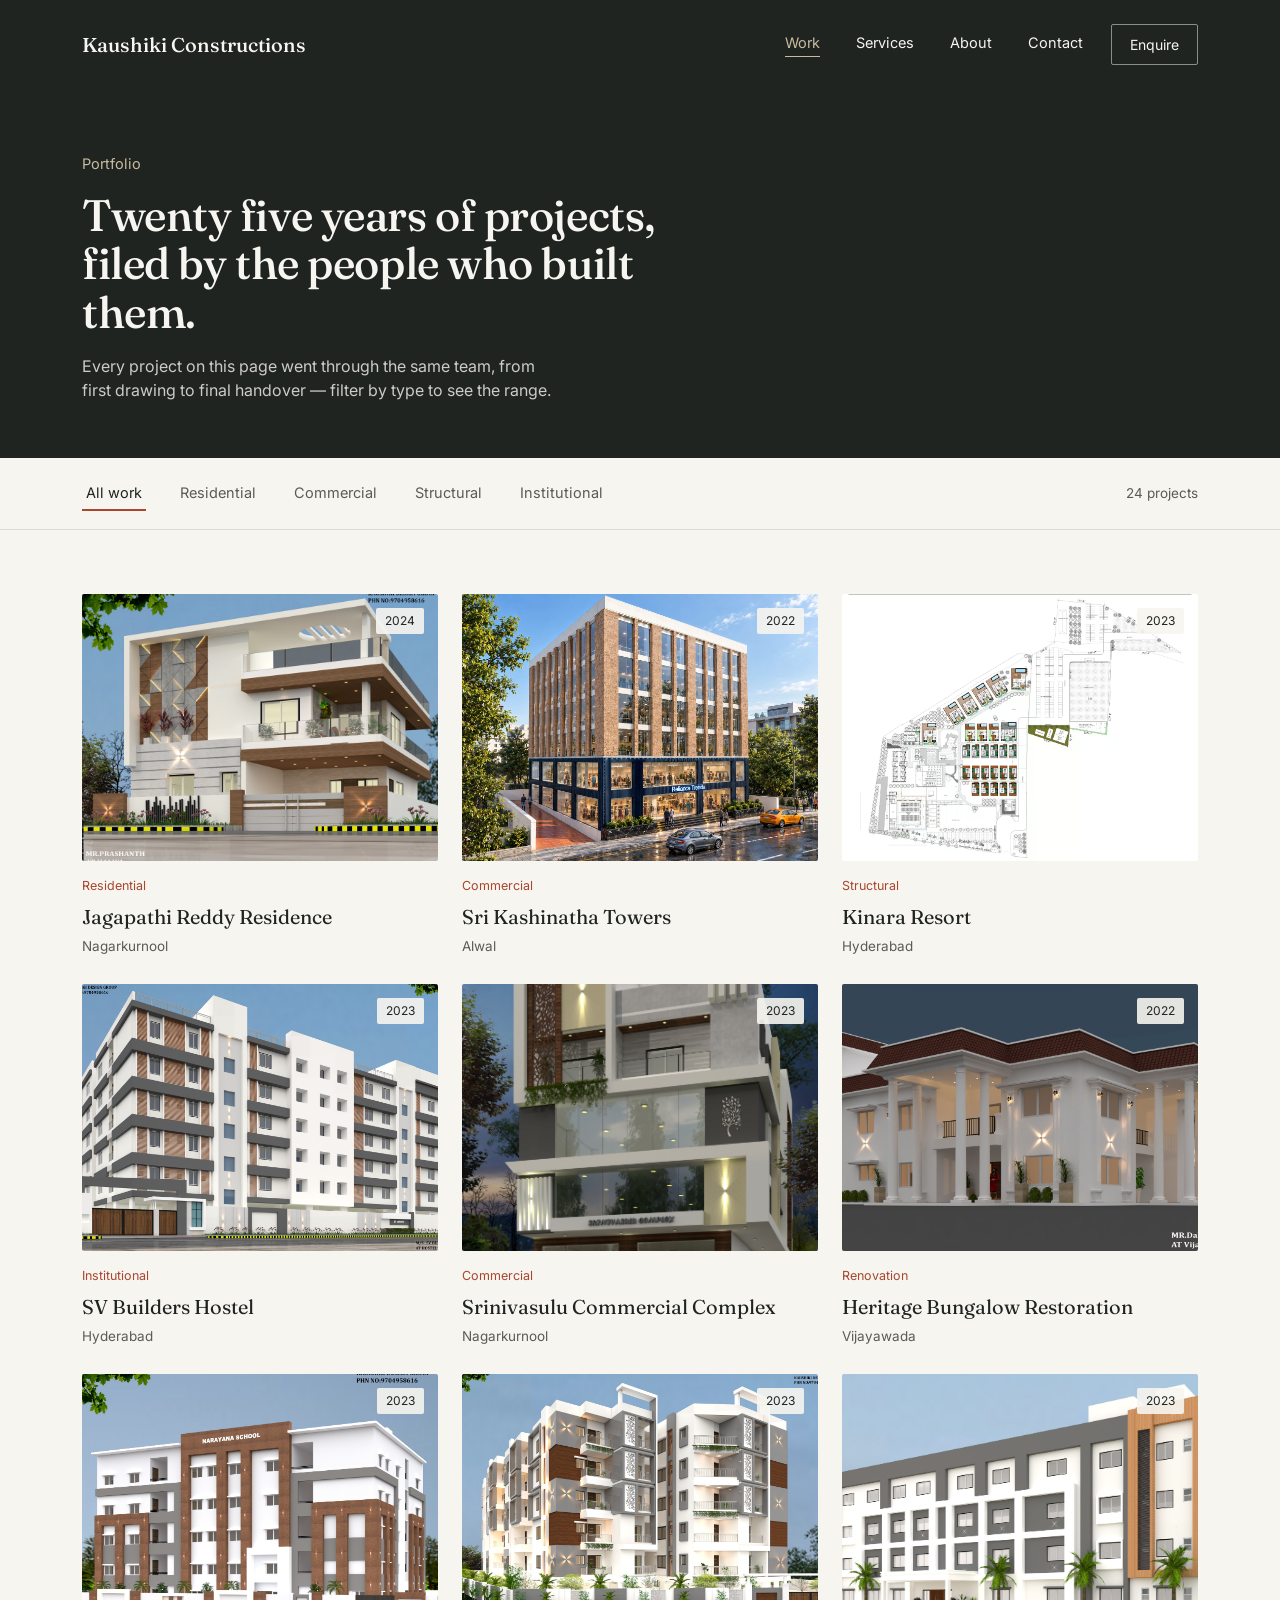
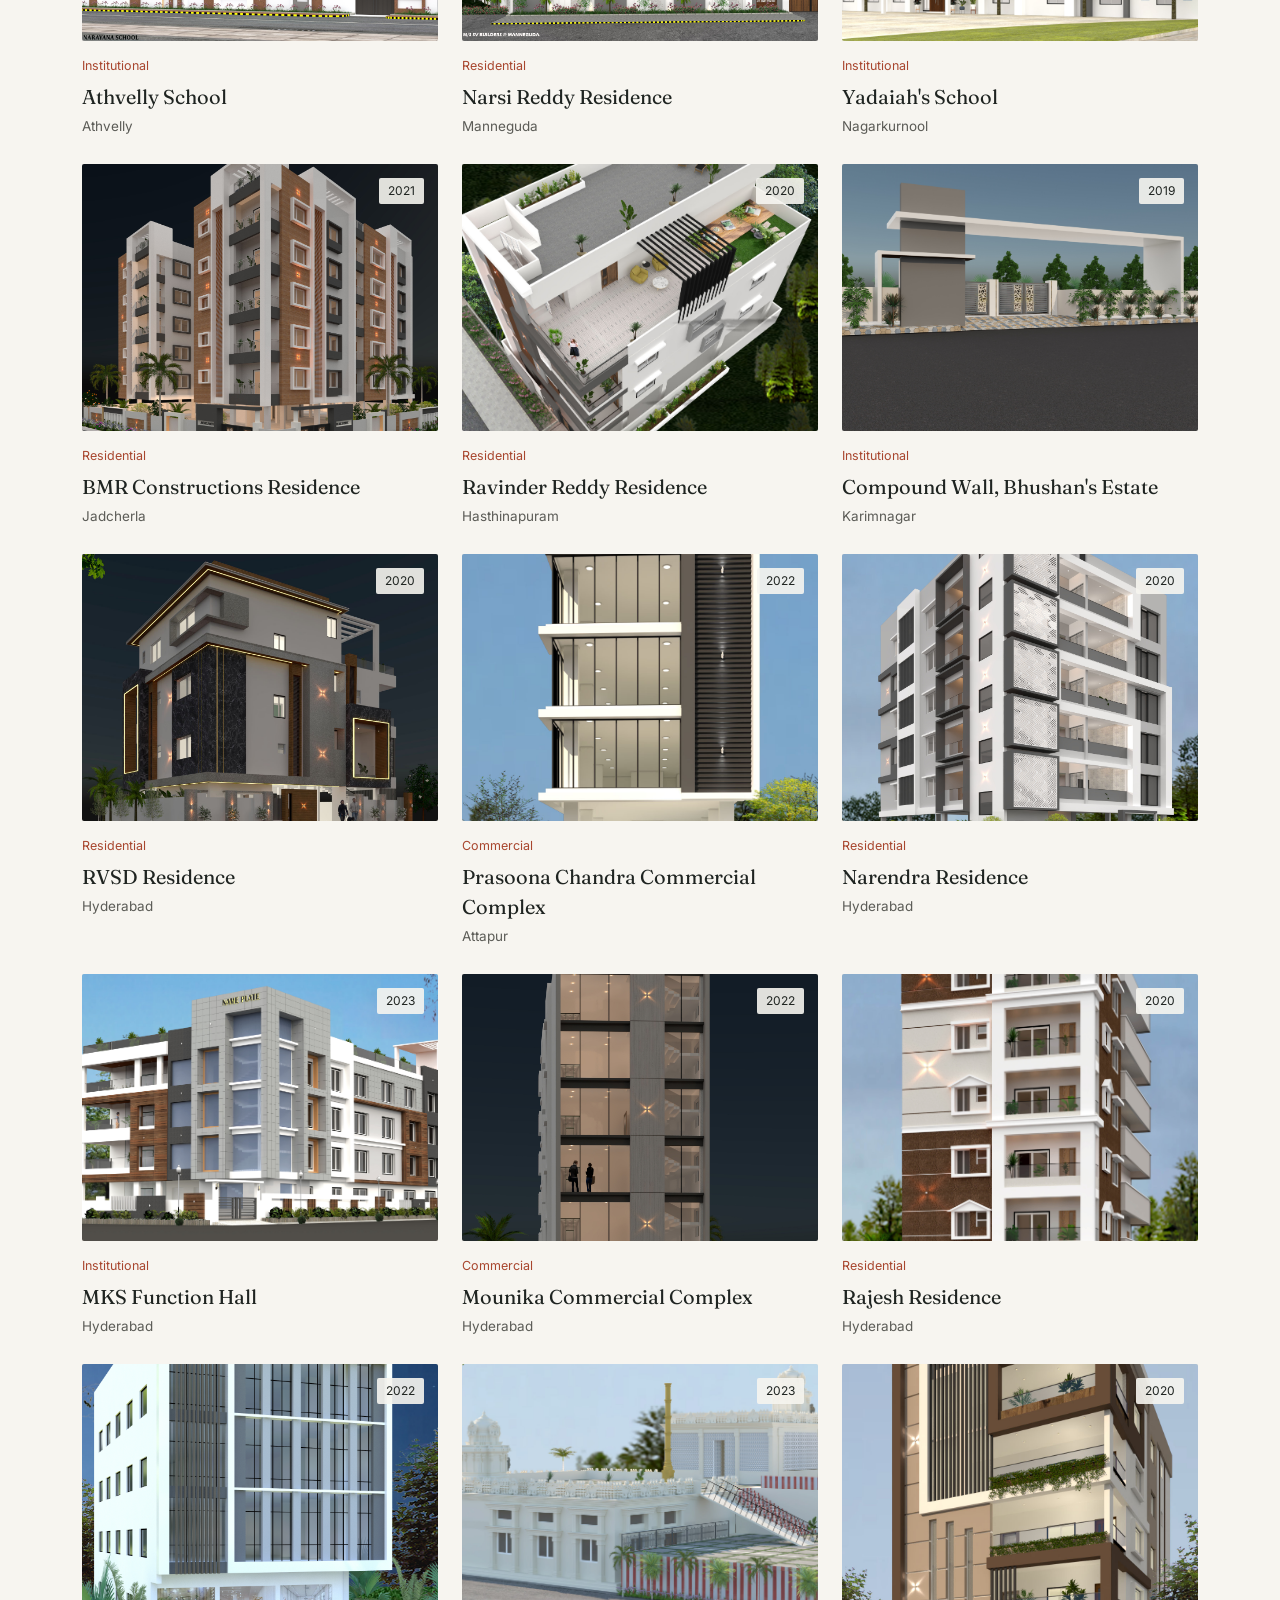
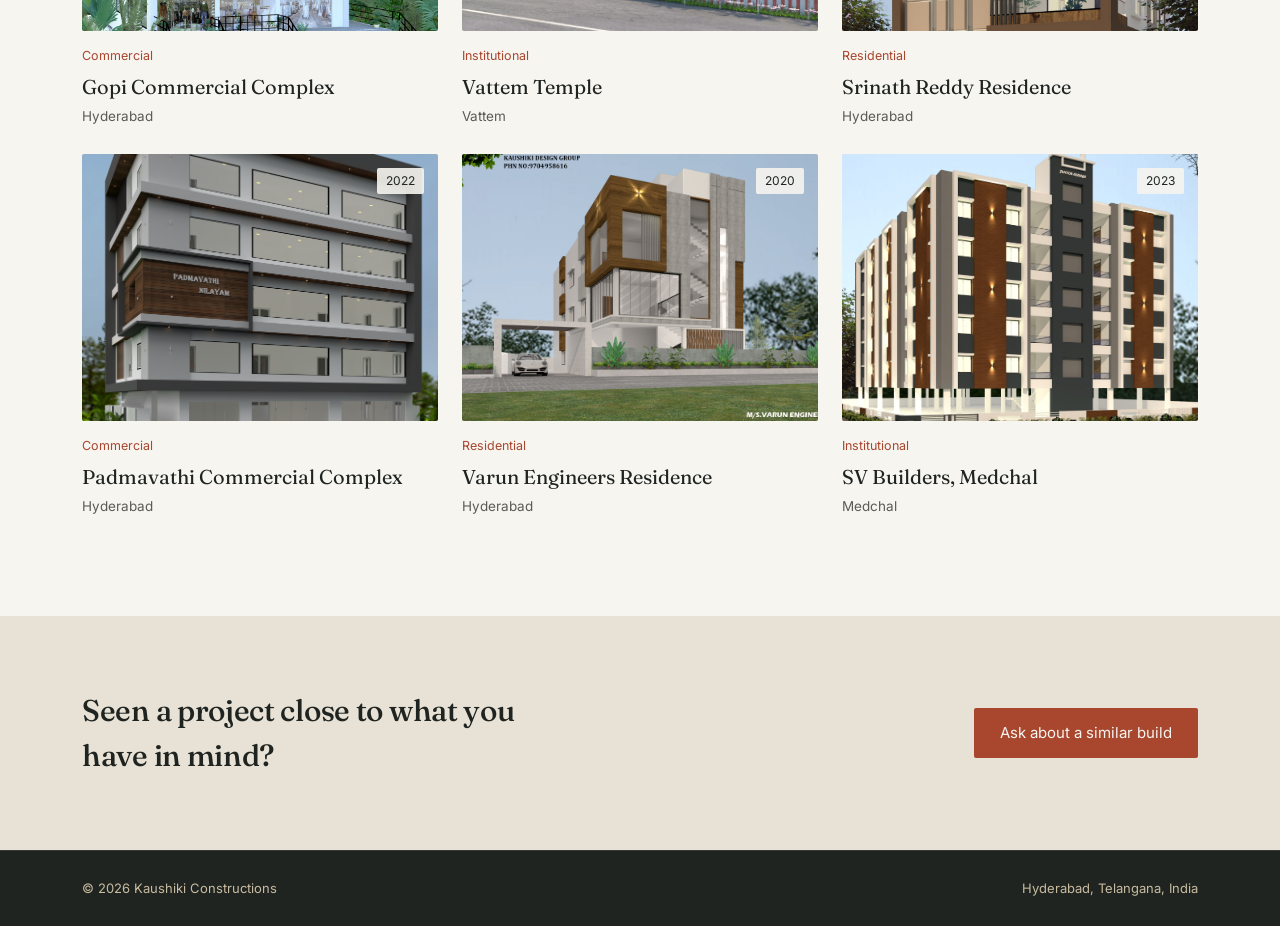
<file: portfolio.html>
<!DOCTYPE html>
<html lang="en">
<head>
<meta charset="UTF-8">
<meta name="viewport" content="width=device-width, initial-scale=1.0">
<title>Portfolio — Kaushiki Constructions</title>
<meta name="description" content="Browse 25 years of residential, commercial, structural and institutional projects by Kaushiki Design Group across Telangana.">
<meta property="og:title" content="Portfolio — Kaushiki Constructions">
<meta property="og:description" content="Twenty five years of projects, filed by the people who built them. Filter by residential, commercial, structural and institutional work.">
<meta property="og:type" content="website">
<meta property="og:image" content="images/projects/commercial/Kashinatha_Towers.jpeg">
<link rel="preconnect" href="https://fonts.googleapis.com">
<link href="https://fonts.googleapis.com/css2?family=Fraunces:opsz,wght@9..144,300;9..144,500;9..144,600&family=Inter:wght@400;500;600&display=swap" rel="stylesheet">
<link rel="icon" type="image/jpeg" href="images/site/logo.jpeg">
<link rel="stylesheet" href="styles.css">
</head>
<body>

<nav class="portfolio">
  <div class="wrap">
    <div class="logo">Kaushiki Constructions</div>
    <button class="nav-toggle" id="navToggle" aria-label="Toggle navigation" aria-expanded="false" aria-controls="navRight">
      <span></span><span></span><span></span>
    </button>
    <div class="nav-right" id="navRight">
      <div class="navlinks">
        <a href="index.html#work" class="current">Work</a>
        <a href="index.html#services">Services</a>
        <a href="index.html#about">About</a>
        <a href="index.html#contact">Contact</a>
      </div>
      <a href="index.html#contact" class="nav-cta">Enquire</a>
    </div>
  </div>
</nav>

<section class="page-header">
  <div class="wrap">
    <div class="eyebrow">Portfolio</div>
    <h1>Twenty five years of projects, filed by the people who built them.</h1>
    <p>Every project on this page went through the same team, from first drawing to final handover — filter by type to see the range.</p>
  </div>
</section>

<div class="filter-bar">
  <div class="wrap">
    <button class="filter-tab active" data-filter="all">All work</button>
    <button class="filter-tab" data-filter="residential">Residential</button>
    <button class="filter-tab" data-filter="commercial">Commercial</button>
    <button class="filter-tab" data-filter="structural">Structural</button>
    <button class="filter-tab" data-filter="institutional">Institutional</button>
    <div class="filter-count"><span id="count">24</span> projects</div>
  </div>
</div>

<section class="section section--portfolio">
  <div class="wrap">
    <div class="portfolio-grid" id="grid">

      <a href="#" class="card" data-cat="residential">
        <div class="card-img"><img src="images/projects/residential/PRASHANTH_REDDY.jpg" alt="Jagapathi Reddy Residence"><span class="card-year">2024</span></div>
        <div class="card-body">
          <div class="card-kind">Residential</div>
          <div class="card-name">Jagapathi Reddy Residence</div>
          <div class="card-loc">Nagarkurnool</div>
        </div>
      </a>

      <a href="#" class="card" data-cat="commercial">
        <div class="card-img"><img src="images/projects/commercial/Kashinatha_Towers.jpeg" alt="Sri Kashinatha Towers"><span class="card-year">2022</span></div>
        <div class="card-body">
          <div class="card-kind">Commercial</div>
          <div class="card-name">Sri Kashinatha Towers</div>
          <div class="card-loc">Alwal</div>
        </div>
      </a>

      <a href="#" class="card" data-cat="structural">
        <div class="card-img"><img src="images/projects/structural/KINARA_RESORT.avif" alt="Kinara Resort"><span class="card-year">2023</span></div>
        <div class="card-body">
          <div class="card-kind">Structural</div>
          <div class="card-name">Kinara Resort</div>
          <div class="card-loc">Hyderabad</div>
        </div>
      </a>

      <a href="#" class="card" data-cat="institutional">
        <div class="card-img"><img src="images/projects/institutional/SV_BUILDERS_HOSTEL.jpg" alt="SV Builders Hostel"><span class="card-year">2023</span></div>
        <div class="card-body">
          <div class="card-kind">Institutional</div>
          <div class="card-name">SV Builders Hostel</div>
          <div class="card-loc">Hyderabad</div>
        </div>
      </a>

      <a href="#" class="card" data-cat="commercial">
        <div class="card-img"><img src="images/projects/commercial/SRINIVASLU_NGKL.jpg" alt="Srinivasulu Commercial Complex"><span class="card-year">2023</span></div>
        <div class="card-body">
          <div class="card-kind">Commercial</div>
          <div class="card-name">Srinivasulu Commercial Complex</div>
          <div class="card-loc">Nagarkurnool</div>
        </div>
      </a>

      <a href="#" class="card" data-cat="residential">
        <div class="card-img"><img src="images/projects/residential/Vijaywada_Night_View.jpg" alt="Heritage Bungalow Restoration"><span class="card-year">2022</span></div>
        <div class="card-body">
          <div class="card-kind">Renovation</div>
          <div class="card-name">Heritage Bungalow Restoration</div>
          <div class="card-loc">Vijayawada</div>
        </div>
      </a>

      <a href="#" class="card" data-cat="institutional">
        <div class="card-img"><img src="images/projects/institutional/ATHVELLEY_SCHOOL.jpg" alt="Athvelly School"><span class="card-year">2023</span></div>
        <div class="card-body">
          <div class="card-kind">Institutional</div>
          <div class="card-name">Athvelly School</div>
          <div class="card-loc">Athvelly</div>
        </div>
      </a>

      <a href="#" class="card" data-cat="residential">
        <div class="card-img"><img src="images/projects/residential/SV_BUILDERS_MANNEGUDA_SOUTH_EAST_ELEVATION.jpg" alt="Narsi Reddy Residence"><span class="card-year">2023</span></div>
        <div class="card-body">
          <div class="card-kind">Residential</div>
          <div class="card-name">Narsi Reddy Residence</div>
          <div class="card-loc">Manneguda</div>
        </div>
      </a>

      <a href="#" class="card" data-cat="institutional">
        <div class="card-img"><img src="images/projects/institutional/YADAIHA-NAGARKURNOOL-SCHOOL.jpg" alt="Yadaiah's School"><span class="card-year">2023</span></div>
        <div class="card-body">
          <div class="card-kind">Institutional</div>
          <div class="card-name">Yadaiah's School</div>
          <div class="card-loc">Nagarkurnool</div>
        </div>
      </a>

      <a href="#" class="card" data-cat="residential">
        <div class="card-img"><img src="images/projects/residential/BMR_CONSTRUCTIONS_JADCHERLA.jpg" alt="BMR Constructions Residence"><span class="card-year">2021</span></div>
        <div class="card-body">
          <div class="card-kind">Residential</div>
          <div class="card-name">BMR Constructions Residence</div>
          <div class="card-loc">Jadcherla</div>
        </div>
      </a>

      <a href="#" class="card" data-cat="residential">
        <div class="card-img"><img src="images/projects/residential/RAVINDER_REDDY_HASTHINAPURAM.jpg" alt="Ravinder Reddy Residence"><span class="card-year">2020</span></div>
        <div class="card-body">
          <div class="card-kind">Residential</div>
          <div class="card-name">Ravinder Reddy Residence</div>
          <div class="card-loc">Hasthinapuram</div>
        </div>
      </a>

      <a href="#" class="card" data-cat="institutional">
        <div class="card-img"><img src="images/projects/institutional/BUSHAN_COMPOUND_WALL.jpg" alt="Compound Wall, Bhushan's Estate"><span class="card-year">2019</span></div>
        <div class="card-body">
          <div class="card-kind">Institutional</div>
          <div class="card-name">Compound Wall, Bhushan's Estate</div>
          <div class="card-loc">Karimnagar</div>
        </div>
      </a>

      <a href="#" class="card" data-cat="residential">
        <div class="card-img"><img src="images/projects/residential/Rvsd_NIGHT_VIEW.jpg" alt="RVSD Residence, night view"><span class="card-year">2020</span></div>
        <div class="card-body">
          <div class="card-kind">Residential</div>
          <div class="card-name">RVSD Residence</div>
          <div class="card-loc">Hyderabad</div>
        </div>
      </a>

      <a href="#" class="card" data-cat="commercial">
        <div class="card-img"><img src="images/projects/commercial/PRASOONA_CHANDRAV_ATTAPUR.jpg" alt="Prasoona Chandra Commercial Complex"><span class="card-year">2022</span></div>
        <div class="card-body">
          <div class="card-kind">Commercial</div>
          <div class="card-name">Prasoona Chandra Commercial Complex</div>
          <div class="card-loc">Attapur</div>
        </div>
      </a>

      <a href="#" class="card" data-cat="residential">
        <div class="card-img"><img src="images/projects/residential/NARENDERA.jpg" alt="Narendra Residence"><span class="card-year">2020</span></div>
        <div class="card-body">
          <div class="card-kind">Residential</div>
          <div class="card-name">Narendra Residence</div>
          <div class="card-loc">Hyderabad</div>
        </div>
      </a>

      <a href="#" class="card" data-cat="institutional">
        <div class="card-img"><img src="images/projects/institutional/mks_function_hall.jpg" alt="MKS Function Hall"><span class="card-year">2023</span></div>
        <div class="card-body">
          <div class="card-kind">Institutional</div>
          <div class="card-name">MKS Function Hall</div>
          <div class="card-loc">Hyderabad</div>
        </div>
      </a>

      <a href="#" class="card" data-cat="commercial">
        <div class="card-img"><img src="images/projects/commercial/MOUNIKA-COMMERCIAL-3REV.jpg" alt="Mounika Commercial Complex"><span class="card-year">2022</span></div>
        <div class="card-body">
          <div class="card-kind">Commercial</div>
          <div class="card-name">Mounika Commercial Complex</div>
          <div class="card-loc">Hyderabad</div>
        </div>
      </a>

      <a href="#" class="card" data-cat="residential">
        <div class="card-img"><img src="images/projects/residential/RAJESH_FINAL_ELEVATION-1.jpg" alt="Rajesh Residence"><span class="card-year">2020</span></div>
        <div class="card-body">
          <div class="card-kind">Residential</div>
          <div class="card-name">Rajesh Residence</div>
          <div class="card-loc">Hyderabad</div>
        </div>
      </a>

      <a href="#" class="card" data-cat="commercial">
        <div class="card-img"><img src="images/projects/commercial/GOPI.jpg" alt="Gopi Commercial Complex"><span class="card-year">2022</span></div>
        <div class="card-body">
          <div class="card-kind">Commercial</div>
          <div class="card-name">Gopi Commercial Complex</div>
          <div class="card-loc">Hyderabad</div>
        </div>
      </a>

      <a href="#" class="card" data-cat="institutional">
        <div class="card-img"><img src="images/projects/institutional/VATTEM_TEMPLE.jpg" alt="Vattem Temple"><span class="card-year">2023</span></div>
        <div class="card-body">
          <div class="card-kind">Institutional</div>
          <div class="card-name">Vattem Temple</div>
          <div class="card-loc">Vattem</div>
        </div>
      </a>

      <a href="#" class="card" data-cat="residential">
        <div class="card-img"><img src="images/projects/residential/SRINATH_REDDY.jpg" alt="Srinath Reddy Residence"><span class="card-year">2020</span></div>
        <div class="card-body">
          <div class="card-kind">Residential</div>
          <div class="card-name">Srinath Reddy Residence</div>
          <div class="card-loc">Hyderabad</div>
        </div>
      </a>

      <a href="#" class="card" data-cat="commercial">
        <div class="card-img"><img src="images/projects/commercial/PADMAVATHI_DAY_VIEW.jpg" alt="Padmavathi Commercial Complex"><span class="card-year">2022</span></div>
        <div class="card-body">
          <div class="card-kind">Commercial</div>
          <div class="card-name">Padmavathi Commercial Complex</div>
          <div class="card-loc">Hyderabad</div>
        </div>
      </a>

      <a href="#" class="card" data-cat="residential">
        <div class="card-img"><img src="images/projects/residential/VARUN_ENGINEERS.jpg" alt="Varun Engineers Residence"><span class="card-year">2020</span></div>
        <div class="card-body">
          <div class="card-kind">Residential</div>
          <div class="card-name">Varun Engineers Residence</div>
          <div class="card-loc">Hyderabad</div>
        </div>
      </a>

      <a href="#" class="card" data-cat="institutional">
        <div class="card-img"><img src="images/projects/institutional/SV_BUILDERS_MEDCHEL.jpg" alt="SV Builders, Medchal"><span class="card-year">2023</span></div>
        <div class="card-body">
          <div class="card-kind">Institutional</div>
          <div class="card-name">SV Builders, Medchal</div>
          <div class="card-loc">Medchal</div>
        </div>
      </a>

    </div>

    <div class="empty-state" id="empty">No projects in this category yet — check back soon, or browse another filter.</div>
  </div>
</section>

<section class="cta-band">
  <div class="wrap">
    <h2>Seen a project close to what you have in mind?</h2>
    <a href="index.html#contact" class="btn-primary">Ask about a similar build</a>
  </div>
</section>

<footer>
  <div class="wrap">
    <div>© 2026 Kaushiki Constructions</div>
    <div>Hyderabad, Telangana, India</div>
  </div>
</footer>

<script>
  const navToggle = document.getElementById('navToggle');
  const navRight = document.getElementById('navRight');
  navToggle.addEventListener('click', () => {
    const isOpen = navRight.classList.toggle('open');
    navToggle.setAttribute('aria-expanded', String(isOpen));
  });

  const tabs = document.querySelectorAll('.filter-tab');
  const cards = document.querySelectorAll('.card');
  const count = document.getElementById('count');
  const empty = document.getElementById('empty');

  tabs.forEach(tab => {
    tab.addEventListener('click', () => {
      tabs.forEach(t => t.classList.remove('active'));
      tab.classList.add('active');
      const filter = tab.dataset.filter;
      let visible = 0;
      cards.forEach(card => {
        const show = filter === 'all' || card.dataset.cat === filter;
        card.style.display = show ? '' : 'none';
        if (show) visible++;
      });
      count.textContent = visible;
      empty.classList.toggle('show', visible === 0);
    });
  });
</script>

</body>
</html>
</file>
<file: styles.css>
:root {
  --charcoal: #1F2421;
  --limestone: #E8E2D6;
  --rust: #A8462E;
  --steel: #3E5C6B;
  --sand: #C9BBA0;
  --paper: #F7F5F0;
}

* { margin: 0; padding: 0; box-sizing: border-box; }

body {
  font-family: 'Inter', sans-serif;
  background: var(--paper);
  color: var(--charcoal);
  line-height: 1.5;
}

h1, h2, h3 {
  font-family: 'Fraunces', serif;
  font-weight: 500;
  letter-spacing: -0.01em;
}

a { color: inherit; text-decoration: none; }

.wrap {
  max-width: 1180px;
  margin: 0 auto;
  padding: 0 32px;
}

/* ---------- NAV ---------- */
nav {
  position: absolute;
  top: 0; left: 0; right: 0;
  z-index: 10;
  padding: 28px 0;
}
/* Portfolio page has no hero image behind it, so its nav sits in
   normal flow with a solid background instead of overlaying content. */
nav.portfolio {
  position: static;
  background: var(--charcoal);
  padding: 24px 0;
}
nav .wrap {
  display: flex;
  justify-content: space-between;
  align-items: center;
}
.logo {
  font-family: 'Fraunces', serif;
  font-size: 20px;
  color: var(--paper);
  font-weight: 500;
}
.navlinks {
  display: flex;
  gap: 36px;
  font-size: 14.5px;
}
.navlinks a { color: var(--paper); }
.navlinks a.current { color: var(--sand); border-bottom: 1px solid var(--sand); padding-bottom: 2px; }
.navlinks a:hover { color: var(--sand); }
.nav-cta {
  border: 1px solid rgba(247,245,240,0.5);
  padding: 9px 18px;
  border-radius: 2px;
  font-size: 14px;
  color: var(--paper);
}
.nav-cta:hover { background: var(--paper); color: var(--charcoal); border-color: var(--paper); }

/* Mobile nav toggle (hidden on desktop, see media query below) */
.nav-toggle {
  display: none;
  flex-direction: column;
  gap: 5px;
  background: none;
  border: none;
  padding: 6px;
  cursor: pointer;
}
.nav-toggle span {
  width: 22px;
  height: 2px;
  background: var(--paper);
  display: block;
}
.nav-right {
  display: flex;
  align-items: center;
  gap: 28px;
}

/* ---------- HERO ---------- */
.hero {
  position: relative;
  height: 92vh;
  min-height: 620px;
  background:
    linear-gradient(180deg, rgba(20,22,20,0.15) 0%, rgba(20,22,20,0.55) 100%),
    url('images/site/Vision-Day.jpeg')
    center/cover no-repeat;
  display: flex;
  align-items: flex-end;
}
.hero-inner {
  width: 100%;
  padding-bottom: 72px;
}
.hero-eyebrow {
  color: var(--sand);
  font-size: 14.5px;
  margin-bottom: 18px;
}
.hero h1 {
  color: var(--paper);
  font-size: 58px;
  max-width: 780px;
  line-height: 1.08;
}
.hero p {
  color: rgba(247,245,240,0.85);
  font-size: 17px;
  max-width: 460px;
  margin-top: 22px;
}
.hero-actions {
  margin-top: 36px;
  display: flex;
  gap: 16px;
}
.btn-primary {
  background: var(--rust);
  color: var(--paper);
  padding: 14px 26px;
  font-size: 15px;
  border-radius: 2px;
  display: inline-block;
  white-space: nowrap;
}
.btn-primary:hover { background: #8f3a26; }
.btn-ghost {
  color: var(--paper);
  padding: 14px 8px;
  font-size: 15px;
  border-bottom: 1px solid rgba(247,245,240,0.4);
}
.btn-ghost:hover { border-color: var(--paper); }

/* ---------- PAGE HEADER (portfolio) ---------- */
.page-header {
  background: var(--charcoal);
  color: var(--paper);
  padding: 64px 0 56px;
}
.page-header .eyebrow {
  color: var(--sand);
  font-size: 14.5px;
  margin-bottom: 16px;
}
.page-header h1 {
  font-size: 44px;
  max-width: 620px;
  line-height: 1.1;
}
.page-header p {
  color: rgba(247,245,240,0.8);
  font-size: 16px;
  max-width: 480px;
  margin-top: 18px;
}

/* ---------- FILTERS (portfolio) ---------- */
.filter-bar {
  background: var(--paper);
  border-bottom: 1px solid rgba(31,36,33,0.12);
  position: sticky;
  top: 0;
  z-index: 5;
}
.filter-bar .wrap {
  display: flex;
  align-items: center;
  gap: 8px;
  padding: 18px 32px;
  overflow-x: auto;
}
.filter-count {
  font-size: 13.5px;
  color: #5b5b56;
  margin-left: auto;
  white-space: nowrap;
}
.filter-tab {
  font-size: 14.5px;
  padding: 8px 4px;
  color: #5b5b56;
  border-bottom: 2px solid transparent;
  white-space: nowrap;
  cursor: pointer;
  background: none;
  border-top: none; border-left: none; border-right: none;
  font-family: 'Inter', sans-serif;
}
.filter-tab + .filter-tab { margin-left: 22px; }
.filter-tab:hover { color: var(--charcoal); }
.filter-tab.active { color: var(--charcoal); border-bottom-color: var(--rust); }

/* ---------- STATS STRIP ---------- */
.stats {
  background: var(--charcoal);
  color: var(--paper);
}
.stats .wrap {
  display: grid;
  grid-template-columns: repeat(4, 1fr);
  padding: 34px 32px;
}
.stats .stat { border-left: 1px solid rgba(247,245,240,0.15); padding-left: 24px; }
.stats .stat:first-child { border-left: none; padding-left: 0; }
.stat .num { font-family: 'Fraunces', serif; font-size: 30px; }
.stat .label { font-size: 13.5px; color: var(--sand); margin-top: 4px; }

/* ---------- SECTION HEADERS ---------- */
.section { padding: 100px 0; }
/* Portfolio's listing section uses tighter top padding since the
   filter bar directly above it already carries its own spacing. */
.section--portfolio { padding: 64px 0 100px; }

.section-head {
  display: flex;
  justify-content: space-between;
  align-items: flex-end;
  margin-bottom: 52px;
  gap: 24px;
}
.section-head h2 { font-size: 36px; max-width: 480px; }
.section-head .sub { font-size: 15px; color: #5b5b56; max-width: 320px; text-align: right; }

/* ---------- PORTFOLIO GRID ---------- */
.portfolio-grid {
  display: grid;
  grid-template-columns: repeat(3, 1fr);
  gap: 28px 24px;
}
.card {
  display: block;
}
.card-img {
  position: relative;
  overflow: hidden;
  border-radius: 2px;
  aspect-ratio: 4 / 3;
  background: var(--limestone);
}
.card-img img {
  width: 100%;
  height: 100%;
  object-fit: cover;
  display: block;
  transition: transform 0.5s ease;
}
.card:hover .card-img img { transform: scale(1.04); }
.card-year {
  position: absolute;
  top: 14px;
  right: 14px;
  background: rgba(247,245,240,0.9);
  color: var(--charcoal);
  font-size: 12px;
  padding: 4px 9px;
  border-radius: 2px;
}
.card-body {
  padding-top: 16px;
}
.card-kind {
  font-size: 12.5px;
  color: var(--rust);
  margin-bottom: 6px;
}
.card-name {
  font-family: 'Fraunces', serif;
  font-size: 20px;
  margin-bottom: 4px;
}
.card-loc {
  font-size: 13.5px;
  color: #5b5b56;
}

.empty-state {
  display: none;
  text-align: center;
  padding: 80px 0;
  color: #5b5b56;
  font-size: 15px;
}
.empty-state.show { display: block; }

.load-more {
  text-align: center;
  margin-top: 56px;
}
.load-more button {
  background: none;
  border: 1px solid rgba(31,36,33,0.3);
  padding: 13px 30px;
  font-size: 14.5px;
  border-radius: 2px;
  font-family: 'Inter', sans-serif;
  cursor: pointer;
  color: var(--charcoal);
}
.load-more button:hover { border-color: var(--charcoal); }

/* ---------- SERVICES ---------- */
.services {
  background: var(--limestone);
}
.services-grid {
  display: grid;
  grid-template-columns: 1fr 1fr;
  gap: 0 60px;
}
.service-row {
  padding: 26px 0;
  border-top: 1px solid rgba(31,36,33,0.15);
  display: flex;
  justify-content: space-between;
  align-items: baseline;
}
.service-row:last-child { border-bottom: 1px solid rgba(31,36,33,0.15); }
.service-row h3 { font-size: 20px; font-weight: 500; }
.service-row p { font-size: 14px; color: #5b5b56; max-width: 240px; text-align: right; }

/* ---------- CTA BAND (portfolio) ---------- */
.cta-band {
  background: var(--limestone);
  padding: 72px 0;
}
.cta-band .wrap {
  display: flex;
  justify-content: space-between;
  align-items: center;
  gap: 32px;
}
.cta-band h2 { font-size: 30px; max-width: 440px; }

/* ---------- PROJECTS (asymmetric grid, homepage) ---------- */
.projects-grid {
  display: grid;
  grid-template-columns: repeat(6, 1fr);
  grid-template-rows: 400px 280px;
  gap: 18px;
}
.proj {
  position: relative;
  overflow: hidden;
  border-radius: 2px;
}
.proj img { width: 100%; height: 100%; object-fit: cover; display: block; transition: transform 0.5s ease; }
.proj:hover img { transform: scale(1.04); }
.proj-tag {
  position: absolute;
  bottom: 0; left: 0; right: 0;
  padding: 20px;
  background: linear-gradient(0deg, rgba(15,16,14,0.75) 0%, transparent 100%);
  color: var(--paper);
}
.proj-tag .kind { font-size: 12.5px; color: var(--limestone); margin-bottom: 4px; }
.proj-tag .name { font-family: 'Fraunces', serif; font-size: 20px; }

.proj-a { grid-column: 1 / 4; grid-row: 1 / 2; }
.proj-b { grid-column: 4 / 7; grid-row: 1 / 2; }
.proj-c { grid-column: 1 / 3; grid-row: 2 / 3; }
.proj-d { grid-column: 3 / 5; grid-row: 2 / 3; }
.proj-e { grid-column: 5 / 7; grid-row: 2 / 3; }

.view-all {
  margin-top: 44px;
  text-align: center;
}
.view-all a {
  font-size: 15px;
  border-bottom: 1px solid var(--charcoal);
  padding-bottom: 2px;
}

/* ---------- ABOUT STRIP ---------- */
.about {
  display: grid;
  grid-template-columns: 1fr 1fr;
  gap: 64px;
  align-items: center;
}
.about img { width: 100%; border-radius: 2px; display: block; }
.about h2 { font-size: 32px; margin-bottom: 20px; }
.about p { font-size: 16px; color: #444540; margin-bottom: 16px; }
.about-credentials {
  margin-top: 24px;
  display: flex;
  gap: 28px;
  font-size: 13.5px;
  color: var(--steel);
}

/* ---------- CONTACT ---------- */
.contact {
  background: var(--charcoal);
  color: var(--paper);
}
.contact-grid {
  display: grid;
  grid-template-columns: 1fr 1fr;
  gap: 70px;
}
.contact h2 { color: var(--paper); font-size: 34px; margin-bottom: 16px; }
.contact > .wrap > p { color: var(--sand); max-width: 380px; margin-bottom: 40px; }

.direct-ctas {
  display: flex;
  gap: 16px;
  margin-bottom: 56px;
}
.cta-card {
  flex: 1;
  display: flex;
  align-items: center;
  gap: 16px;
  padding: 22px 24px;
  border-radius: 2px;
  border: 1px solid rgba(247,245,240,0.18);
}
.cta-card.call { background: rgba(247,245,240,0.04); }
.cta-card.whatsapp { background: #25D366; border-color: #25D366; }
.cta-icon {
  width: 40px; height: 40px;
  flex-shrink: 0;
  border-radius: 50%;
  display: flex;
  align-items: center;
  justify-content: center;
  background: rgba(247,245,240,0.12);
}
.cta-card.whatsapp .cta-icon { background: rgba(255,255,255,0.25); }
.cta-icon svg { width: 20px; height: 20px; }
.cta-text .k { font-size: 12.5px; color: var(--sand); }
.cta-card.whatsapp .cta-text .k { color: rgba(31,36,33,0.7); }
.cta-text .v { font-size: 17px; font-family: 'Fraunces', serif; color: var(--paper); }
.cta-card.whatsapp .cta-text .v { color: var(--charcoal); }

.secondary-form-label {
  font-size: 13.5px;
  color: var(--sand);
  margin-bottom: 18px;
  padding-bottom: 14px;
  border-bottom: 1px solid rgba(247,245,240,0.15);
}

.field { margin-bottom: 20px; }
.field label { display: block; font-size: 13px; color: var(--sand); margin-bottom: 8px; }
.field input, .field textarea {
  width: 100%;
  background: transparent;
  border: none;
  border-bottom: 1px solid rgba(247,245,240,0.3);
  color: var(--paper);
  font-family: 'Inter', sans-serif;
  font-size: 15px;
  padding: 8px 0;
}
.field input:focus, .field textarea:focus {
  outline: none;
  border-bottom-color: var(--rust);
}
.field textarea { resize: none; height: 70px; }
.submit-btn {
  margin-top: 8px;
  background: var(--rust);
  color: var(--paper);
  border: none;
  padding: 14px 28px;
  font-size: 15px;
  border-radius: 2px;
  cursor: pointer;
  font-family: 'Inter', sans-serif;
}
.submit-btn:hover { background: #8f3a26; }

.contact-info { border-left: 1px solid rgba(247,245,240,0.2); padding-left: 60px; }
.info-block { margin-bottom: 30px; }
.info-block .k { font-size: 13px; color: var(--sand); margin-bottom: 6px; }
.info-block .v { font-size: 17px; }
.map-box {
  margin-top: 30px;
  height: 160px;
  background: #2b312d;
  border-radius: 2px;
  display: flex;
  align-items: center;
  justify-content: center;
  color: var(--sand);
  font-size: 13.5px;
  border: 1px solid rgba(247,245,240,0.12);
}

/* ---------- FOOTER ---------- */
footer {
  background: var(--charcoal);
  padding: 28px 0;
  border-top: 1px solid rgba(247,245,240,0.1);
}
footer .wrap {
  display: flex;
  justify-content: space-between;
  font-size: 13px;
  color: var(--sand);
}

@media (max-width: 860px) {
  .hero h1 { font-size: 38px; }
  .page-header h1 { font-size: 32px; }
  .stats .wrap { grid-template-columns: repeat(2, 1fr); row-gap: 20px; }
  .stats .stat:nth-child(3) { border-left: none; padding-left: 0; }
  .projects-grid { grid-template-columns: 1fr; grid-template-rows: auto; }
  .proj { grid-column: auto !important; grid-row: auto !important; height: 260px; }
  .portfolio-grid { grid-template-columns: repeat(2, 1fr); }
  .services-grid, .about, .contact-grid { grid-template-columns: 1fr; }
  .contact-info { border-left: none; padding-left: 0; margin-top: 20px; }
  .section-head { flex-direction: column; align-items: flex-start; }
  .section-head .sub { text-align: left; }
  .cta-band .wrap { flex-direction: column; align-items: flex-start; }

  /* Mobile nav: swap the inline links/CTA for a toggled dropdown panel */
  .nav-toggle { display: flex; }
  .nav-right { display: none; }
  .nav-right.open {
    display: flex;
    flex-direction: column;
    align-items: flex-start;
    gap: 20px;
    position: absolute;
    top: 100%;
    left: 0;
    right: 0;
    background: var(--charcoal);
    padding: 24px 32px 32px;
    z-index: 20;
  }
  .navlinks { flex-direction: column; gap: 16px; }
}
@media (max-width: 560px) {
  .portfolio-grid { grid-template-columns: 1fr; }
  .filter-count { display: none; }
}
</file>
